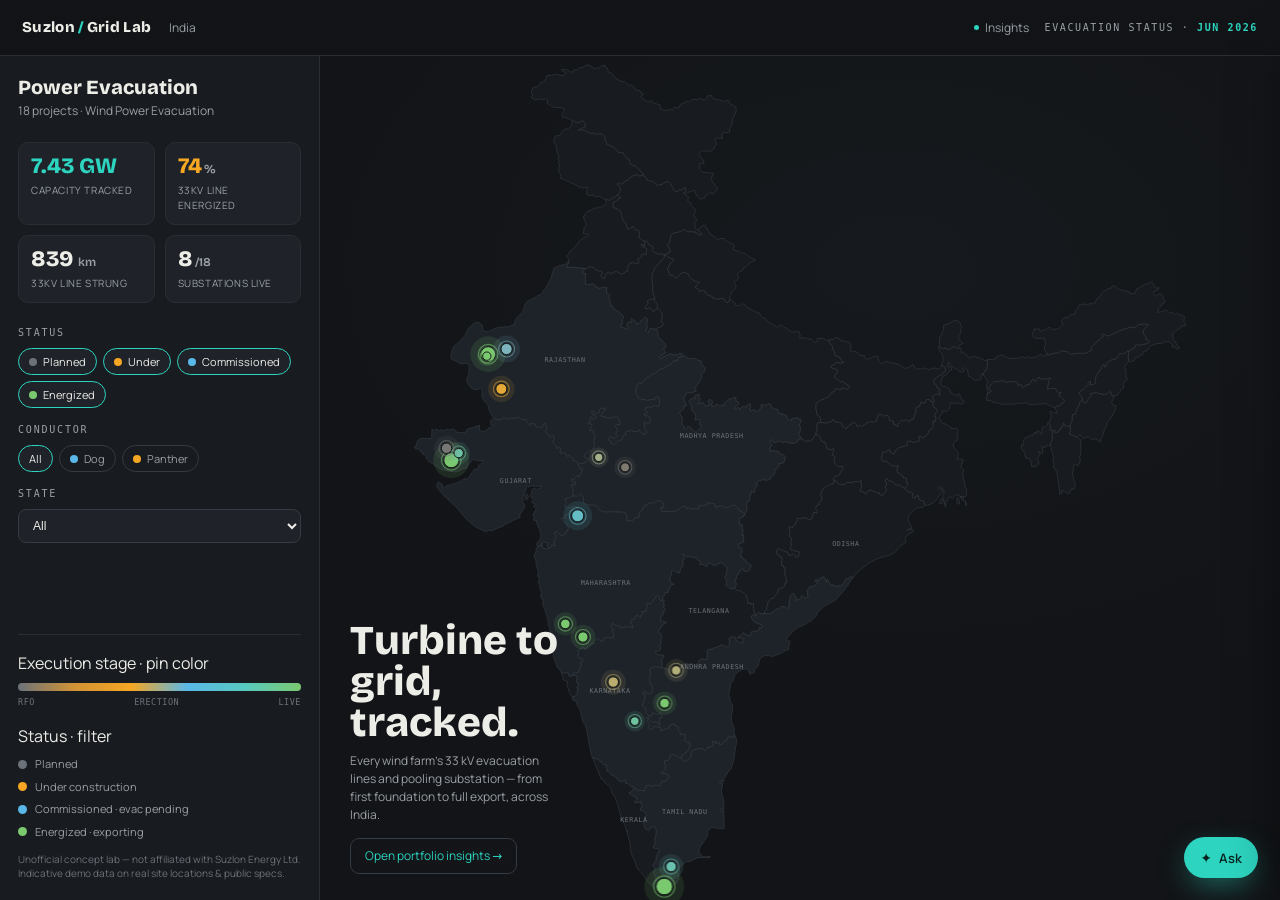
<file: index.html>
<!DOCTYPE html>
<html lang="en">
<head>
  <meta charset="UTF-8" />
  <meta name="viewport" content="width=device-width, initial-scale=1.0" />
  <title>Suzlon Grid Lab — Wind Power Evacuation Command Center</title>
  <meta name="description" content="Visual tracker for wind-farm 33kV power-evacuation build-out across India — Dog & Panther lines, pooling substations, and a 3D farm view. Unofficial concept lab." />
  <link rel="icon" href="data:image/svg+xml,%3Csvg xmlns='http://www.w3.org/2000/svg' viewBox='0 0 16 16'%3E%3Crect width='16' height='16' fill='%23121417'/%3E%3Ccircle cx='8' cy='8' r='4' fill='%232DD4BF'/%3E%3C/svg%3E" />
  <link rel="stylesheet" href="assets/css/styles.css?v=14" />
</head>
<body>
  <header id="topbar">
    <div class="wordmark">Suzlon / Grid Lab</div>
    <nav class="crumbs" id="crumbs"></nav>
    <div class="topbar-right">
      <a class="nav-link" id="nav-insights" onclick="App.go('#/insights')"><span class="nl-dot"></span>Insights</a>
      <span class="asof" id="asof"></span>
    </div>
  </header>

  <main id="app">
    <!-- LEVEL 1 — national map -->
    <section id="map-view" class="view">
      <aside class="map-sidebar"><!-- built by view-map.js --></aside>
      <div class="map-wrap">
        <svg id="india-svg" preserveAspectRatio="xMidYMid meet"></svg>
        <div class="map-flyout" id="map-flyout"></div>
        <div class="map-overlay-title">
          <h1>Turbine to grid, tracked.</h1>
          <p>Every wind farm's 33&nbsp;kV evacuation lines and pooling substation —
             from first foundation to full export, across India.</p>
          <a class="ov-link" onclick="App.go('#/insights')">Open portfolio insights →</a>
        </div>
      </div>
    </section>

    <!-- LEVEL 2 — project -->
    <section id="project-view" class="view">
      <div class="proj-stage">
        <svg id="schematic"></svg>
        <div class="stage-legend"></div>
        <div class="stage-cap"></div>
      </div>
      <aside class="proj-panel" id="proj-panel"><!-- built by view-project.js --></aside>
    </section>

    <!-- LEVEL 3 — 3D farm -->
    <section id="farm-view" class="view">
      <canvas id="gl"></canvas>
      <div class="hud hud-tl"><h3 id="farm-name"></h3><div class="sub" id="farm-sub"></div></div>
      <div class="hud hud-bl" id="farm-stats"></div>
      <div class="hud hud-br" id="farm-cap"></div>
      <div class="hud hud-tr" id="farm-nav"></div>
      <div class="farm-fallback" id="farm-fallback">
        <h3 style="font-family:var(--display);font-weight:800;font-size:22px">3D view needs WebGL</h3>
        <p>Your browser/device couldn't start a WebGL context. The map and project views
           work without it.</p>
        <button class="btn" onclick="App.go('#/')">← Back to India map</button>
      </div>
    </section>

    <!-- LEVEL 1b — portfolio insights / analytics -->
    <section id="insights-view" class="view">
      <div class="ins-scroll" id="ins-scroll"><!-- built by view-insights.js --></div>
    </section>
  </main>

  <!-- vendored, offline -->
  <script src="assets/vendor/three.min.js"></script>
  <script src="assets/vendor/GLTFLoader.js?v=14"></script>
  <script src="assets/vendor/anime.iife.min.js"></script>
  <!-- data -->
  <script src="assets/data/projects.js?v=14"></script>
  <script src="assets/data/india-geo.js?v=14"></script>
  <!-- engine + app (bump ?v= on every change-set so http.server never serves stale assets) -->
  <script src="assets/js/turbine.js?v=14"></script>
  <script src="assets/js/turbine3d.js?v=14"></script>
  <script src="assets/js/app.js?v=14"></script>
  <script src="assets/js/view-map.js?v=14"></script>
  <script src="assets/js/view-project.js?v=14"></script>
  <script src="assets/js/view-farm3d.js?v=14"></script>
  <script src="assets/js/view-insights.js?v=14"></script>
  <script src="assets/js/agent.js?v=14"></script>
</body>
</html>
</file>
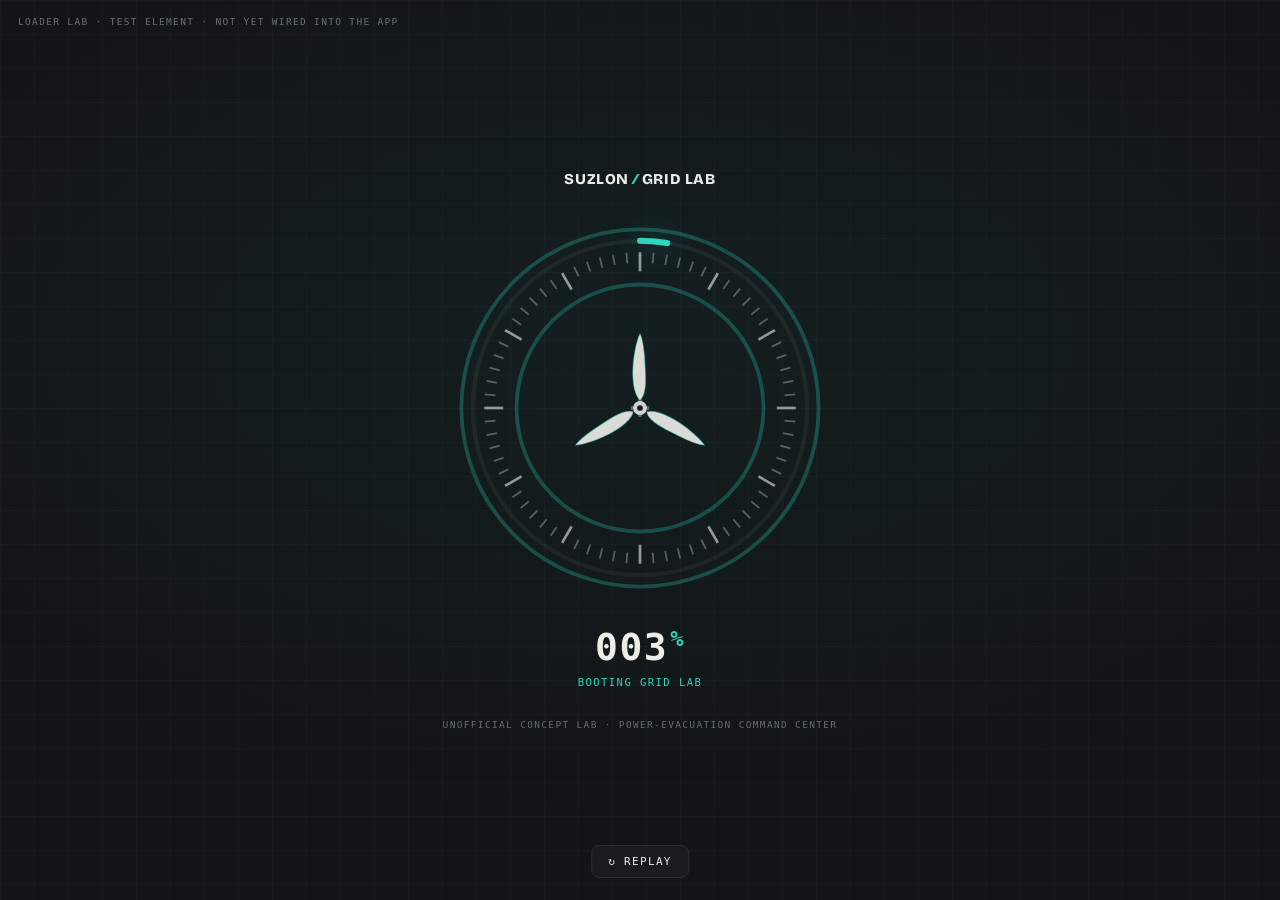
<file: loader-lab.html>
<!doctype html>
<html lang="en">
<head>
<meta charset="utf-8">
<meta name="viewport" content="width=device-width, initial-scale=1">
<title>Grid Lab — Loader Lab (test element)</title>
<meta name="description" content="Standalone test bench for the Grid Lab boot/loading animation — HUD ring + turbine rotor, anime.js-driven, styled after the Anatomy Lab.">
<link rel="icon" href="data:image/svg+xml,%3Csvg xmlns='http://www.w3.org/2000/svg' viewBox='0 0 16 16'%3E%3Crect width='16' height='16' fill='%23121417'/%3E%3Ccircle cx='8' cy='8' r='4' fill='%232DD4BF'/%3E%3C/svg%3E">
<style>
  @font-face { font-family:'Bricolage Grotesque'; src:url('assets/fonts/bricolage-600.woff2') format('woff2'); font-weight:600; font-display:swap; }
  @font-face { font-family:'Bricolage Grotesque'; src:url('assets/fonts/bricolage-800.woff2') format('woff2'); font-weight:800; font-display:swap; }
  @font-face { font-family:'Manrope'; src:url('assets/fonts/manrope-400.woff2') format('woff2'); font-weight:400; font-display:swap; }
  @font-face { font-family:'Manrope'; src:url('assets/fonts/manrope-600.woff2') format('woff2'); font-weight:600; font-display:swap; }

  :root{
    --ink:#121417; --ink-2:#181b1f; --bone:#EDEDE8; --dim:#9aa0a6; --dim-2:#6c727a;
    --line:#2A2E33; --teal:#2DD4BF; --amber:#F5A623;
    --mono:ui-monospace,'SF Mono',SFMono-Regular,Menlo,Consolas,monospace;
    --display:'Bricolage Grotesque',system-ui,sans-serif;
    --body:'Manrope',system-ui,sans-serif;
  }
  *{margin:0;padding:0;box-sizing:border-box;}
  html,body{height:100%;}
  body{
    background:var(--ink); color:var(--bone); font-family:var(--body);
    overflow:hidden; -webkit-font-smoothing:antialiased;
    /* faint blueprint grid + vignette, like the lab backdrops */
    background-image:
      radial-gradient(120% 90% at 50% 38%, rgba(45,212,191,0.05), transparent 60%),
      linear-gradient(rgba(255,255,255,0.018) 1px, transparent 1px),
      linear-gradient(90deg, rgba(255,255,255,0.018) 1px, transparent 1px);
    background-size: auto, 34px 34px, 34px 34px;
  }
  .mono{font-family:var(--mono); letter-spacing:.14em; text-transform:uppercase;}

  /* ---------- the boot/loading overlay (this is the deliverable) ---------- */
  #boot{
    position:fixed; inset:0; z-index:50;
    display:flex; flex-direction:column; align-items:center; justify-content:center; gap:30px;
    transition:opacity .6s ease, transform .6s ease;
  }
  #boot.gone{opacity:0; transform:scale(1.035); pointer-events:none;}

  .brand{font-family:var(--display); font-weight:800; font-size:15px; letter-spacing:.04em;}
  .brand .slash{color:var(--teal);}

  .stage{position:relative; width:380px; height:380px;}
  @media (max-width:460px){ .stage{width:300px; height:300px;} }

  svg.ring{position:absolute; inset:0; width:100%; height:100%; overflow:visible;}
  .ring-static{stroke:rgba(45,212,191,.28); fill:none; transition:stroke .45s ease;}
  .ring-static.cross{stroke:rgba(237,237,232,.35);}
  .tick{stroke:rgba(237,237,232,.34); opacity:0;}
  .tick.major{stroke:rgba(237,237,232,.6);}
  .arc-track{stroke:rgba(255,255,255,.05); fill:none;}
  .arc{stroke:var(--teal); fill:none; stroke-linecap:round; filter:drop-shadow(0 0 4px rgba(45,212,191,.55));}
  .stage.locked .ring-static{stroke:rgba(45,212,191,.7);}
  .flash{fill:none; stroke:var(--teal); opacity:0;}
  .stage.locked .flash{animation:flash .7s ease-out;}
  @keyframes flash{0%{opacity:.5; stroke-width:.4;} 100%{opacity:0; stroke-width:6;}}

  /* rotor — three aerofoil blades, continuous spin */
  .rotor{
    position:absolute; top:50%; left:50%; width:158px; height:158px; margin:-79px 0 0 -79px;
    transform-origin:50% 50%; animation:spin 3.4s linear infinite; opacity:0;
  }
  .stage.locked .rotor{animation-duration:1.1s;}
  @keyframes spin{to{transform:rotate(360deg);}}
  .blade{fill:rgba(237,237,232,.92); stroke:var(--teal); stroke-width:.6; stroke-opacity:.5;}
  .hub{fill:#cfd2d6;} .hub-i{fill:var(--ink-2);}

  .readout{display:flex; flex-direction:column; align-items:center; gap:10px; opacity:0;}
  .pct{font-family:var(--mono); font-size:38px; font-weight:600; letter-spacing:.04em; color:var(--bone); line-height:1;}
  .pct .s{color:var(--teal); font-size:22px; vertical-align:super; margin-left:2px;}
  .status{font-size:10.5px; color:var(--teal); min-height:13px;}
  .tagline{font-size:9.5px; color:var(--dim-2); opacity:0;}

  /* ---------- what the loader reveals (so the dismiss reads) ---------- */
  #ready{position:fixed; inset:0; z-index:10; display:flex; flex-direction:column; align-items:center; justify-content:center; gap:14px;}
  #ready .big{font-family:var(--display); font-weight:800; font-size:clamp(34px,7vw,72px); letter-spacing:-.02em;}
  #ready .big em{color:var(--teal); font-style:normal;}
  #ready .sub{color:var(--dim); font-size:14px; max-width:440px; text-align:center;}

  .controls{position:fixed; bottom:22px; left:50%; transform:translateX(-50%); z-index:80; display:flex; gap:10px; align-items:center;}
  .btn{
    font-family:var(--mono); font-size:11px; letter-spacing:.12em; text-transform:uppercase;
    color:var(--bone); background:var(--ink-2); border:1px solid var(--line);
    padding:9px 16px; border-radius:8px; cursor:pointer; transition:border-color .15s, color .15s;
  }
  .btn:hover{border-color:var(--teal); color:var(--teal);}
  .note{position:fixed; top:16px; left:18px; z-index:80; font-size:9.5px; color:var(--dim-2);}
</style>
</head>
<body>

  <div class="note mono">Loader Lab · test element · not yet wired into the app</div>

  <!-- revealed underneath when the loader finishes -->
  <section id="ready">
    <div class="big">Grid <em>ready.</em></div>
    <div class="sub">The boot sequence above covers the heavy first paint — vendored three.js, the India basemap projection, and the 3D farm scene build.</div>
  </section>

  <!-- THE LOADER -->
  <div id="boot">
    <div class="brand">SUZLON <span class="slash">⁄</span> GRID LAB</div>

    <div class="stage" id="stage">
      <svg class="ring" viewBox="0 0 100 100" aria-hidden="true">
        <circle class="ring-static" cx="50" cy="50" r="47"/>
        <circle class="ring-static" cx="50" cy="50" r="32.5"/>
        <path class="ring-static cross" d="M47.6 50 H52.4 M50 47.6 V52.4"/>
        <circle class="arc-track" cx="50" cy="50" r="44" stroke-width="1.1"/>
        <circle class="arc" id="arc" cx="50" cy="50" r="44" stroke-width="1.6" transform="rotate(-90 50 50)"/>
        <circle class="flash" cx="50" cy="50" r="44"/>
        <g id="ticks"></g>
      </svg>

      <svg class="rotor" id="rotor" viewBox="0 0 100 100" aria-hidden="true">
        <g id="blades"></g>
        <circle class="hub" cx="50" cy="50" r="4.4"/>
        <circle class="hub-i" cx="50" cy="50" r="1.8"/>
      </svg>
    </div>

    <div class="readout" id="readout">
      <div class="pct"><span id="pctNum">000</span><span class="s">%</span></div>
      <div class="status mono" id="status">BOOTING GRID LAB</div>
    </div>

    <div class="tagline mono" id="tagline">Unofficial concept lab · power-evacuation command center</div>
  </div>

  <div class="controls">
    <button class="btn" id="replay">↻ Replay</button>
  </div>

  <script src="assets/vendor/anime.iife.min.js"></script>
  <script>
  (function(){
    "use strict";
    var anime = window.anime;
    var stage = document.getElementById('stage');
    var boot  = document.getElementById('boot');
    var arc   = document.getElementById('arc');
    var pctNum= document.getElementById('pctNum');
    var statusEl = document.getElementById('status');

    /* ---- build the rotor: 3 aerofoil blade silhouettes at 0/120/240 ---- */
    var BLADE = 'M50 45 C45.6 41,44 28,47 13 C47.8 8.6,49 5,50 3 C51 5,52.2 9.4,52.8 17 C53.4 28,55 41,50 45 Z';
    (function(){
      var g = document.getElementById('blades'), ns='http://www.w3.org/2000/svg';
      for(var i=0;i<3;i++){
        var p=document.createElementNS(ns,'path');
        p.setAttribute('class','blade');
        p.setAttribute('d',BLADE);
        p.setAttribute('transform','rotate('+(i*120)+' 50 50)');
        g.appendChild(p);
      }
    })();

    /* ---- build the tick ring (72 ticks, every 6th major) ---- */
    (function(){
      var g=document.getElementById('ticks'), ns='http://www.w3.org/2000/svg', N=72;
      for(var i=0;i<N;i++){
        var a=i*(Math.PI*2/N), major=(i%6===0);
        var ro=41, ri=major?36:38.2;
        var s=Math.sin(a), c=Math.cos(a);
        var ln=document.createElementNS(ns,'line');
        ln.setAttribute('class', major?'tick major':'tick');
        ln.setAttribute('x1',(50+ro*s).toFixed(2)); ln.setAttribute('y1',(50-ro*c).toFixed(2));
        ln.setAttribute('x2',(50+ri*s).toFixed(2)); ln.setAttribute('y2',(50-ri*c).toFixed(2));
        ln.setAttribute('stroke-width', major?'0.7':'0.45');
        g.appendChild(ln);
      }
    })();

    /* ---- progress arc setup ---- */
    var R=44, C=2*Math.PI*R;
    arc.style.strokeDasharray = C;
    function setArc(p){ arc.style.strokeDashoffset = C*(1 - p/100); }

    var STEPS=[
      [0,  'BOOTING GRID LAB'],
      [18, 'LOADING EVACUATION NETWORK'],
      [40, 'PROJECTING INDIA BASEMAP'],
      [62, 'BUILDING 3D FARM'],
      [83, 'SYNCING DOG ⁄ PANTHER CONDUCTORS'],
      [100,'GRID READY']
    ];
    function setStatus(p){
      var msg=STEPS[0][1];
      for(var i=0;i<STEPS.length;i++){ if(p>=STEPS[i][0]) msg=STEPS[i][1]; }
      if(statusEl.textContent!==msg) statusEl.textContent=msg;
    }
    function setPct(p){ pctNum.textContent = String(Math.round(p)).padStart(3,'0'); }

    function reset(){
      boot.classList.remove('gone'); stage.classList.remove('locked');
      setArc(0); setPct(0); setStatus(0);
      // hide everything for a clean re-intro
      document.querySelectorAll('.ring-static, .tick').forEach(function(e){ e.style.opacity=0; });
      [document.getElementById('rotor'), document.getElementById('readout'), document.getElementById('tagline')]
        .forEach(function(e){ e.style.opacity=0; });
      document.getElementById('ready').style.opacity=0;
    }

    function play(){
      reset();
      /* intro choreography — straight out of the Anatomy Lab playbook */
      anime.animate('.ring-static', { opacity:[0,1], duration:700, delay:anime.stagger(120), ease:'outQuad' });
      anime.animate('.tick',        { opacity:[0,1], duration:450, delay:anime.stagger(6),   ease:'outQuad' });
      anime.animate('#rotor',   { opacity:[0,1], scale:[0.62,1], duration:900, ease:'outCubic' });
      anime.animate('#readout', { opacity:[0,1], translateY:[14,0], duration:700, delay:200, ease:'outCubic' });
      anime.animate('#tagline', { opacity:[0,1], duration:700, delay:520, ease:'outQuad' });

      /* progress — numeric proxy + onUpdate, the project's confirmed pattern */
      var o={v:0};
      anime.animate(o, {
        v:100, duration:3100, delay:340, ease:'inOutQuart',
        onUpdate:function(){ setPct(o.v); setArc(o.v); setStatus(o.v); },
        onComplete:finish
      });
    }

    function finish(){
      setPct(100); setArc(100); setStatus(100);
      stage.classList.add('locked');                 // teal lock + flash + rotor spin-up (CSS)
      setTimeout(function(){
        anime.animate('#ready', { opacity:[0,1], translateY:[12,0], duration:700, ease:'outCubic' });
        boot.classList.add('gone');
      }, 650);
    }

    document.getElementById('replay').addEventListener('click', play);
    // expose for screenshot/verification harnesses
    window.__loader = { play:play, finish:finish, reset:reset };
    play();
  })();
  </script>
</body>
</html>
</file>
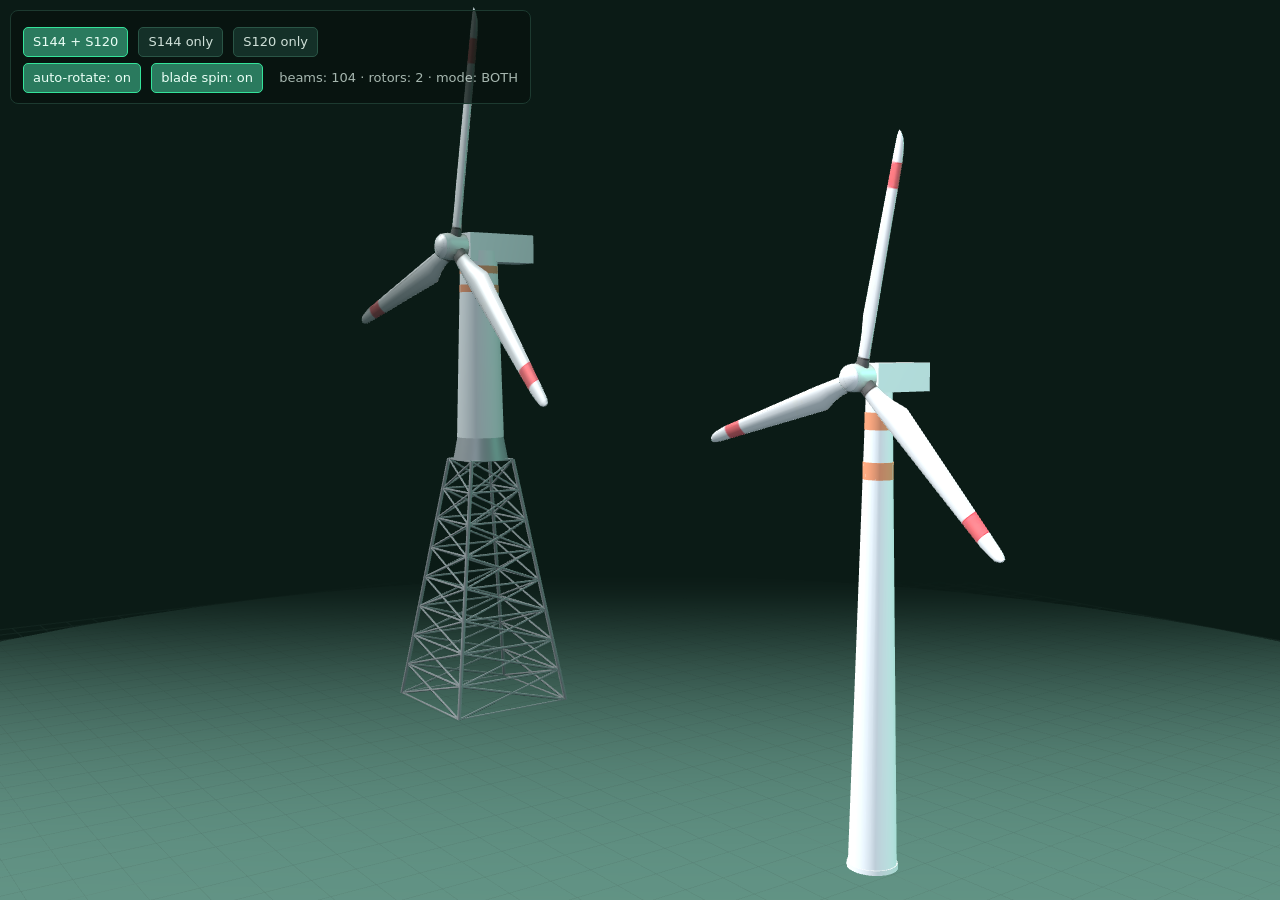
<file: turbine-lab.html>
<!DOCTYPE html>
<html lang="en">
<head>
  <meta charset="utf-8" />
  <meta name="viewport" content="width=device-width, initial-scale=1" />
  <title>Suzlon Turbine Lab — S144 / S120 candidate</title>
  <style>
    html, body { margin:0; padding:0; width:100%; height:100%; overflow:hidden;
      background:#0b1b16; font:13px/1.4 system-ui, sans-serif; color:#cfe0d8; }
    #stage { display:block; width:100vw; height:100vh; }
    #hud { position:fixed; top:10px; left:10px; z-index:5; background:rgba(8,18,15,.72);
      padding:10px 12px; border:1px solid #1d3a30; border-radius:8px; }
    #hud button { font:inherit; color:#cfe0d8; background:#143028; border:1px solid #2a5546;
      border-radius:5px; padding:5px 9px; margin-right:6px; cursor:pointer; }
    #hud button.on { background:#2a7a5e; border-color:#34e39a; color:#eafff6; }
    #hud label { margin-left:6px; opacity:.8; }
    #hud .row { margin-top:6px; }
  </style>
</head>
<body>
  <canvas id="stage"></canvas>
  <div id="hud">
    <div class="row">
      <button id="bBoth" class="on">S144 + S120</button>
      <button id="bS144">S144 only</button>
      <button id="bS120">S120 only</button>
    </div>
    <div class="row">
      <button id="bRotate" class="on">auto-rotate: on</button>
      <button id="bSpin" class="on">blade spin: on</button>
      <label id="info"></label>
    </div>
  </div>
  <script src="./assets/vendor/three.min.js"></script>
  <script src="./assets/vendor/GLTFLoader.js"></script>
  <script src="./assets/js/turbine-lab.js"></script>
</body>
</html>
</file>
<file: assets/css/styles.css>
/* ============ Suzlon Grid Lab — evacuation command center ============ */

@font-face { font-family: 'Bricolage Grotesque'; src: url('../fonts/bricolage-600.woff2') format('woff2'); font-weight: 600; font-display: swap; }
@font-face { font-family: 'Bricolage Grotesque'; src: url('../fonts/bricolage-800.woff2') format('woff2'); font-weight: 800; font-display: swap; }
@font-face { font-family: 'Manrope'; src: url('../fonts/manrope-400.woff2') format('woff2'); font-weight: 400; font-display: swap; }
@font-face { font-family: 'Manrope'; src: url('../fonts/manrope-600.woff2') format('woff2'); font-weight: 600; font-display: swap; }

:root {
  --ink: #121417;
  --ink-2: #181b1f;
  --ink-3: #1f2329;
  --bone: #EDEDE8;
  --dim: #9aa0a6;
  --dim-2: #6c727a;
  --line: #2A2E33;
  --line-2: #353b42;
  --teal: #2DD4BF;
  --green: #7BC96F;
  --sky: #5AB8E8;
  --amber: #F5A623;
  --red: #e8694a;
  --mono: ui-monospace, 'SF Mono', SFMono-Regular, Menlo, Consolas, monospace;
  --display: 'Bricolage Grotesque', system-ui, sans-serif;
  --body: 'Manrope', system-ui, sans-serif;

  --st-planned: #6c727a;
  --st-construction: #F5A623;
  --st-commissioned: #5AB8E8;
  --st-energized: #7BC96F;

  --c-dog: #5AB8E8;
  --c-panther: #F5A623;
}

* { margin: 0; padding: 0; box-sizing: border-box; }
html, body { height: 100%; }
body {
  background: var(--ink);
  color: var(--bone);
  font-family: var(--body);
  line-height: 1.5;
  overflow: hidden;
  -webkit-font-smoothing: antialiased;
}
.mono { font-family: var(--mono); letter-spacing: 0.06em; }
button { font-family: var(--body); cursor: pointer; }
a { color: inherit; }

/* ---------------- top bar ---------------- */
#topbar {
  position: fixed; inset: 0 0 auto 0; z-index: 60; height: 56px;
  display: flex; align-items: center; gap: 18px;
  padding: 0 22px;
  background: linear-gradient(180deg, rgba(18,20,23,0.96), rgba(18,20,23,0.7));
  border-bottom: 1px solid var(--line);
  backdrop-filter: blur(6px);
}
.wordmark { font-family: var(--display); font-weight: 800; font-size: 15px; letter-spacing: 0.02em; white-space: nowrap; }
.wordmark .slash { color: var(--teal); }
.crumbs { display: flex; align-items: center; gap: 10px; font-size: 12px; color: var(--dim); }
.crumbs .sep { color: var(--dim-2); }
.crumbs a { cursor: pointer; text-decoration: none; color: var(--dim); transition: color .15s; }
.crumbs a:hover { color: var(--teal); }
.crumbs .here { color: var(--bone); }
.topbar-right { margin-left: auto; display: flex; align-items: center; gap: 16px; }
.asof { font-family: var(--mono); font-size: 10px; letter-spacing: 0.16em; color: var(--dim); text-transform: uppercase; }
.asof b { color: var(--teal); font-weight: 600; }

/* ---------------- view shell ---------------- */
#app { position: fixed; inset: 56px 0 0 0; }
.view { position: absolute; inset: 0; opacity: 0; pointer-events: none; transition: opacity .35s ease; }
.view.active { opacity: 1; pointer-events: auto; }

/* ---------------- LEVEL 1 — national map ---------------- */
#map-view { display: grid; grid-template-columns: 320px 1fr; }
.map-sidebar {
  border-right: 1px solid var(--line);
  background: var(--ink-2);
  padding: 20px 18px; overflow-y: auto;
  display: flex; flex-direction: column; gap: 22px;
}
.side-title { font-family: var(--display); font-weight: 800; font-size: 20px; line-height: 1.1; }
.side-sub { font-size: 12px; color: var(--dim); margin-top: 4px; }

.kpi-grid { display: grid; grid-template-columns: 1fr 1fr; gap: 10px; }
.kpi { background: var(--ink-3); border: 1px solid var(--line); border-radius: 10px; padding: 12px 12px 11px; }
.kpi .v { font-family: var(--display); font-weight: 800; font-size: 22px; line-height: 1; }
.kpi .v small { font-size: 12px; color: var(--dim); font-weight: 600; margin-left: 2px; }
.kpi .l { font-size: 10px; color: var(--dim); margin-top: 6px; text-transform: uppercase; letter-spacing: 0.06em; }
.kpi.teal .v { color: var(--teal); }
.kpi.amber .v { color: var(--amber); }

.filters { display: flex; flex-direction: column; gap: 14px; }
.filter-block .fl-title { font-family: var(--mono); font-size: 10px; letter-spacing: 0.18em; color: var(--dim); text-transform: uppercase; margin-bottom: 8px; }
.chips { display: flex; flex-wrap: wrap; gap: 6px; }
.chip {
  font-size: 11px; padding: 5px 10px; border-radius: 20px;
  border: 1px solid var(--line-2); background: transparent; color: var(--dim);
  transition: all .15s; display: inline-flex; align-items: center; gap: 6px;
}
.chip:hover { color: var(--bone); border-color: var(--dim); }
.chip.on { background: var(--ink-3); color: var(--bone); border-color: var(--teal); }
.chip .dot { width: 8px; height: 8px; border-radius: 50%; }
select.fl-select {
  width: 100%; background: var(--ink-3); color: var(--bone); border: 1px solid var(--line-2);
  border-radius: 8px; padding: 8px 10px; font-size: 12px;
}
.legend { margin-top: auto; padding-top: 16px; border-top: 1px solid var(--line); }
.legend .lg-row { display: flex; align-items: center; gap: 8px; font-size: 11px; color: var(--dim); margin-bottom: 6px; }
.legend .lg-row .dot { width: 9px; height: 9px; border-radius: 50%; }
.disclaimer { font-size: 10px; color: var(--dim-2); margin-top: 12px; line-height: 1.4; }

.map-wrap { position: relative; overflow: hidden; background:
  radial-gradient(120% 90% at 60% 25%, #16191d 0%, var(--ink) 60%); }
#india-svg { position: absolute; inset: 0; width: 100%; height: 100%; }
#india-svg .state { fill: var(--ink-2); stroke: var(--line-2); stroke-width: 0.8; transition: fill .2s; }
#india-svg .state.has-proj { fill: #1d2329; }
#india-svg .state-label { fill: var(--dim-2); font-family: var(--mono); font-size: 8.5px; letter-spacing: 0.08em; text-anchor: middle; pointer-events: none; text-transform: uppercase; }
#india-svg .line-link { stroke: var(--line-2); stroke-width: 1; opacity: 0.4; fill: none; }

.pin { cursor: pointer; }
.pin .halo { fill: currentColor; opacity: 0.12; transition: opacity .2s; }
.pin .core { fill: currentColor; stroke: #0e1012; stroke-width: 1.2; }
.pin .ring { fill: none; stroke: currentColor; stroke-width: 1.4; opacity: 0.55; }
.pin:hover .halo { opacity: 0.28; }
.pin.dim { opacity: 0.18; }
.pin.pulse .halo { animation: pulse 2.4s ease-out infinite; }
@keyframes pulse { 0%{opacity:.28; r: var(--r0);} 70%{opacity:0;} 100%{opacity:0;} }

.map-flyout {
  position: absolute; pointer-events: none; z-index: 10;
  width: 248px; background: rgba(20,23,27,0.97); border: 1px solid var(--line-2);
  border-radius: 12px; padding: 14px 15px; box-shadow: 0 18px 50px rgba(0,0,0,0.5);
  opacity: 0; transform: translateY(4px); transition: opacity .15s, transform .15s;
}
.map-flyout.show { opacity: 1; transform: translateY(0); }
.map-flyout .fo-name { font-family: var(--display); font-weight: 800; font-size: 16px; line-height: 1.1; }
.map-flyout .fo-loc { font-size: 11px; color: var(--dim); margin-top: 2px; }
.map-flyout .fo-stat { display: flex; gap: 14px; margin-top: 12px; }
.map-flyout .fo-stat .s .v { font-family: var(--display); font-weight: 800; font-size: 17px; }
.map-flyout .fo-stat .s .l { font-size: 9px; color: var(--dim); text-transform: uppercase; letter-spacing: 0.06em; }
.map-flyout .fo-bar { margin-top: 12px; }
.fo-status { display: inline-flex; align-items: center; gap: 6px; font-size: 10px; letter-spacing: 0.08em; text-transform: uppercase; font-family: var(--mono); }
.fo-status .dot { width: 8px; height: 8px; border-radius: 50%; }
.fo-hint { font-size: 10px; color: var(--teal); margin-top: 12px; }

.map-overlay-title { position: absolute; left: 30px; bottom: 26px; pointer-events: none; }
.map-overlay-title h1 { font-family: var(--display); font-weight: 800; font-size: clamp(1.8rem, 3.2vw, 2.8rem); line-height: 1; max-width: 9ch; }
.map-overlay-title p { font-size: 12px; color: var(--dim); margin-top: 8px; max-width: 30ch; }

/* progress bar (shared) */
.bar { height: 6px; border-radius: 4px; background: var(--ink-3); overflow: hidden; position: relative; }
.bar > i { position: absolute; inset: 0 auto 0 0; display: block; border-radius: 4px; width: 0; }
.bar-label { display: flex; justify-content: space-between; font-size: 10px; color: var(--dim); margin-bottom: 5px; text-transform: uppercase; letter-spacing: 0.05em; }
.bar-label b { color: var(--bone); font-family: var(--mono); }

/* ---------------- LEVEL 2 — project ---------------- */
#project-view { display: grid; grid-template-columns: 1fr 380px; }
.proj-stage { position: relative; overflow: hidden; background:
  radial-gradient(110% 80% at 50% 0%, #16191d 0%, var(--ink) 70%); }
#schematic { position: absolute; top: 0; left: 0; width: 100%; height: calc(100% - 84px); }
#schematic .feeder { fill: none; stroke-linecap: round; stroke-linejoin: round; }
#schematic .feeder.dog { stroke: var(--c-dog); }
#schematic .feeder.panther { stroke: var(--c-panther); }
#schematic .feeder.ghost { opacity: 0.18; stroke-dasharray: 3 5; }
#schematic .turbine-mark .post { stroke: var(--dim); stroke-width: 1.2; }
#schematic .turbine-mark .blade { stroke: var(--bone); stroke-width: 1.2; fill: none; }
#schematic .turbine-mark.off .post, #schematic .turbine-mark.off .blade { stroke: var(--dim-2); opacity: 0.5; }
#schematic .sub-node rect { fill: var(--ink-3); stroke: var(--teal); stroke-width: 1.5; }
#schematic .sub-node text { fill: var(--teal); font-family: var(--mono); font-size: 9px; text-anchor: middle; letter-spacing: 0.05em; }
#schematic .sub-glow { fill: var(--teal); opacity: 0.1; }
.proj-stage .stage-legend { position: absolute; left: 24px; top: 20px; display: flex; gap: 18px; font-size: 11px; color: var(--dim); }
.proj-stage .stage-legend .k { display: flex; align-items: center; gap: 7px; }
.proj-stage .stage-legend .k i { width: 16px; height: 3px; border-radius: 2px; display: inline-block; }
.proj-stage .stage-cap { position: absolute; right: 24px; top: 22px; font-family: var(--mono); font-size: 10px; color: var(--dim-2); letter-spacing: 0.1em; }

.proj-panel { border-left: 1px solid var(--line); background: var(--ink-2); padding: 24px 22px; overflow-y: auto; display: flex; flex-direction: column; gap: 20px; }
.proj-panel .ph-status { display: inline-flex; align-items: center; gap: 7px; font-family: var(--mono); font-size: 11px; letter-spacing: 0.12em; text-transform: uppercase; }
.proj-panel .ph-status .dot { width: 9px; height: 9px; border-radius: 50%; }
.proj-panel h2 { font-family: var(--display); font-weight: 800; font-size: 27px; line-height: 1.05; margin-top: 8px; }
.proj-panel .ph-loc { font-size: 13px; color: var(--dim); margin-top: 4px; }

.spec-row { display: grid; grid-template-columns: 1fr 1fr 1fr; gap: 10px; }
.spec { background: var(--ink-3); border: 1px solid var(--line); border-radius: 9px; padding: 11px; }
.spec .v { font-family: var(--display); font-weight: 800; font-size: 19px; line-height: 1; }
.spec .v small { font-size: 11px; color: var(--dim); font-weight: 600; }
.spec .l { font-size: 9.5px; color: var(--dim); margin-top: 6px; text-transform: uppercase; letter-spacing: 0.06em; }

.section-title { font-family: var(--mono); font-size: 10px; letter-spacing: 0.18em; color: var(--dim); text-transform: uppercase; margin-bottom: 2px; }
.line-item { padding: 12px 0; border-bottom: 1px solid var(--line); }
.line-item:last-child { border-bottom: 0; }
.line-head { display: flex; align-items: center; justify-content: space-between; margin-bottom: 9px; }
.line-head .lh-name { display: flex; align-items: center; gap: 8px; font-weight: 600; font-size: 13px; }
.line-head .lh-name i { width: 14px; height: 4px; border-radius: 2px; }
.line-head .lh-km { font-family: var(--mono); font-size: 11px; color: var(--dim); }
.cond-tag { font-size: 9px; color: var(--dim-2); margin-top: 7px; line-height: 1.4; }

.sub-card { background: var(--ink-3); border: 1px solid var(--line); border-radius: 10px; padding: 14px; }
.sub-card .sc-top { display: flex; justify-content: space-between; align-items: flex-start; }
.sub-card .sc-name { font-weight: 600; font-size: 13px; }
.sub-card .sc-type { font-family: var(--mono); font-size: 10px; color: var(--dim); margin-top: 3px; }

.btn { border: 1px solid var(--line-2); background: var(--ink-3); color: var(--bone); border-radius: 9px; padding: 11px 16px; font-size: 13px; font-weight: 600; transition: all .15s; display: inline-flex; align-items: center; justify-content: center; gap: 9px; }
.btn:hover { border-color: var(--dim); }
.btn-primary { background: var(--teal); color: #06231f; border-color: var(--teal); }
.btn-primary:hover { background: #4ee0cd; }
.btn-block { width: 100%; }
.btn .ar { font-size: 15px; }

/* ---------------- LEVEL 3 — 3D farm ---------------- */
#farm-view { background: #0b0e11; }
#gl { position: absolute; inset: 0; width: 100%; height: 100%; display: block; }
.hud { position: absolute; pointer-events: none; }
.hud-tl { left: 24px; top: 20px; }
.hud-tl h3 { font-family: var(--display); font-weight: 800; font-size: 22px; }
.hud-tl .sub { font-size: 12px; color: var(--dim); margin-top: 3px; }
.hud-bl { left: 24px; bottom: 22px; display: flex; gap: 22px; }
.hud-bl .h { font-family: var(--display); font-weight: 800; font-size: 20px; color: var(--teal); }
.hud-bl .l { font-size: 10px; color: var(--dim); text-transform: uppercase; letter-spacing: 0.06em; margin-top: 2px; }
.hud-br { right: 24px; bottom: 22px; font-family: var(--mono); font-size: 10px; color: var(--dim-2); letter-spacing: 0.1em; text-align: right; }
.hud-tr { right: 24px; top: 18px; pointer-events: auto; display: flex; gap: 8px; }
.farm-fallback { position: absolute; inset: 0; display: none; align-items: center; justify-content: center; flex-direction: column; gap: 14px; text-align: center; padding: 40px; }
.farm-fallback p { color: var(--dim); max-width: 420px; }

/* ---------------- misc ---------------- */
.iconbtn { pointer-events: auto; border: 1px solid var(--line-2); background: rgba(20,23,27,0.8); color: var(--bone); border-radius: 8px; padding: 8px 12px; font-size: 12px; }
.iconbtn:hover { border-color: var(--teal); color: var(--teal); }
.spin { display:inline-block; }
@media (prefers-reduced-motion: reduce) { * { animation: none !important; transition: none !important; } }

/* responsive-ish (desktop-first concept lab) */
@media (max-width: 1080px) {
  #map-view { grid-template-columns: 280px 1fr; }
  #project-view { grid-template-columns: 1fr 340px; }
}

/* ===================== v2 — stage / flow / 3D HUD / agent ===================== */

/* ---- map: stage ramp legend + flyout histogram + conductor pulse ---- */
.stage-ramp i { display: block; height: 8px; border-radius: 5px;
  background: linear-gradient(90deg, #6c727a, #d29335, #F5A623, #5AB8E8, #57c9c0, #7BC96F); }
.stage-ramp .sr-lab { display: flex; justify-content: space-between; margin-top: 5px;
  font-family: var(--mono); font-size: 8.5px; letter-spacing: 0.06em; color: var(--dim-2); text-transform: uppercase; }

.fo-hist-wrap { margin-top: 12px; }
.fo-hist-lab { font-size: 9px; color: var(--dim); text-transform: uppercase; letter-spacing: 0.06em; margin-bottom: 6px; }
.fo-hist { display: flex; align-items: flex-end; gap: 3px; height: 26px; }
.fo-hist .sh { flex: 1; border-radius: 2px 2px 0 0; min-height: 3px; }

.pin.cond-pulse .ring { stroke: var(--cond); animation: condpulse 1.5s ease-out infinite; }
@keyframes condpulse { 0% { stroke-width: 1.4; opacity: 0.9; } 70% { stroke-width: 5; opacity: 0; } 100% { opacity: 0; } }

/* ---- project: continuous current-flow on energized feeders ---- */
#schematic .feeder.flow { stroke-linecap: butt; }
#schematic .feeder.dog.flow { stroke-dasharray: 5 7; animation: flowdog 0.6s linear infinite; }
#schematic .feeder.panther.flow { stroke-width: 3; stroke-dasharray: 12 10; animation: flowpan 1.5s linear infinite; }
@keyframes flowdog { from { stroke-dashoffset: 0; } to { stroke-dashoffset: -24; } }
@keyframes flowpan { from { stroke-dashoffset: 0; } to { stroke-dashoffset: 22; } }
#schematic .site-node { stroke: #0e1012; stroke-width: 0.8; }
.proj-stage .stage-legend .k.flow-key i { background: linear-gradient(90deg, var(--c-panther), var(--c-dog)); }

/* ---- project: 7-step EPC pipeline tracker ---- */
.pipeline-tracker { position: absolute; left: 0; right: 0; bottom: 0; height: 84px;
  display: flex; flex-direction: column; align-items: center; justify-content: center; gap: 8px;
  background: linear-gradient(180deg, rgba(24,27,31,0) 0%, var(--ink-2) 44%);
  border-top: 1px solid var(--line); pointer-events: none; }
.pl-title { font-family: var(--mono); font-size: 9px; letter-spacing: 0.18em; text-transform: uppercase; color: var(--dim); }
.pl-row { display: flex; align-items: flex-start; }
.pl-step { position: relative; display: flex; flex-direction: column; align-items: center; gap: 5px; width: 64px; }
.pl-step::before { content: ""; position: absolute; top: 6px; left: -50%; width: 100%; height: 2px; background: var(--line-2); z-index: 0; }
.pl-step:first-child::before { display: none; }
.pl-dot { width: 13px; height: 13px; border-radius: 50%; background: var(--ink-3); border: 2px solid var(--line-2); z-index: 1; }
.pl-step.on .pl-dot { background: var(--c); border-color: var(--c); box-shadow: 0 0 11px -1px var(--c); }
.pl-n { font-family: var(--display); font-weight: 800; font-size: 15px; line-height: 1; color: var(--dim-2); }
.pl-step.on .pl-n { color: var(--bone); }
.pl-lab { font-size: 9px; color: var(--dim-2); text-transform: uppercase; letter-spacing: 0.03em; }
.pl-step.on .pl-lab { color: var(--dim); }

/* WTG badge (turbine type, shown before entering 3D) */
.wtg-badge { display: flex; align-items: center; gap: 12px; background: var(--ink-3); border: 1px solid var(--line); border-radius: 11px; padding: 11px 13px; }
.wtg-badge .wtg-id { font-family: var(--display); font-weight: 800; font-size: 21px; color: var(--teal); flex: none; }
.wtg-badge .wtg-meta { font-size: 11.5px; color: var(--dim); line-height: 1.45; }
.wtg-badge .wtg-meta b { color: var(--bone); font-weight: 700; }
.wtg-badge .wtg-sub { font-size: 10px; color: var(--dim-2); margin-top: 2px; }

/* ---- 3D farm: HUD legibility on the bright desert + legend + inspect ---- */
#farm-view .hud-tl, #farm-view .hud-bl { background: rgba(12,14,17,0.5); border: 1px solid rgba(255,255,255,0.07);
  border-radius: 12px; padding: 11px 15px; backdrop-filter: blur(5px); }
#farm-view .hud-br { right: 22px; bottom: 74px; max-width: 320px; text-align: right; background: rgba(12,14,17,0.5); border-radius: 9px; padding: 7px 11px; backdrop-filter: blur(4px); }
.farm-legend { left: 50%; transform: translateX(-50%); bottom: 18px; display: flex; align-items: center; gap: 11px;
  background: rgba(12,14,17,0.55); border: 1px solid rgba(255,255,255,0.08); border-radius: 20px; padding: 7px 15px; backdrop-filter: blur(5px); }
.farm-legend .lg-title { font-family: var(--mono); font-size: 9px; letter-spacing: 0.14em; text-transform: uppercase; color: var(--dim); }
.farm-legend .lg { display: inline-flex; align-items: center; gap: 5px; font-size: 10px; color: var(--bone); }
.farm-legend .lg .dot { width: 9px; height: 9px; border-radius: 50%; }
.farm-legend .lg-shown { font-family: var(--mono); font-size: 9.5px; color: var(--dim); padding-left: 9px; margin-left: 3px; border-left: 1px solid var(--line-2); }

.farm-inspect { position: absolute; right: 24px; top: 76px; width: 232px; pointer-events: none; opacity: 0; transform: translateY(-6px);
  background: rgba(12,14,17,0.82); border: 1px solid var(--line-2); border-radius: 12px; padding: 14px 15px;
  backdrop-filter: blur(8px); box-shadow: 0 16px 40px rgba(0,0,0,0.45); transition: opacity 0.18s, transform 0.18s; }
.farm-inspect.show { opacity: 1; transform: translateY(0); pointer-events: auto; }
.farm-inspect .ti-top { display: flex; justify-content: space-between; align-items: center; }
.farm-inspect .ti-top b { font-family: var(--display); font-weight: 800; font-size: 16px; }
.farm-inspect .ti-x { cursor: pointer; color: var(--dim); font-size: 13px; }
.farm-inspect .ti-x:hover { color: var(--bone); }
.farm-inspect .ti-model { font-family: var(--mono); font-size: 10px; color: var(--dim); margin-top: 3px; letter-spacing: 0.03em; }
.farm-inspect .ti-stage { display: flex; align-items: center; gap: 7px; font-size: 12px; font-weight: 600; margin-top: 11px; }
.farm-inspect .ti-stage .dot { width: 9px; height: 9px; border-radius: 50%; }
.farm-inspect .ti-sub { font-size: 11px; color: var(--dim-2); margin-top: 8px; }

/* ---- agent dock + launcher + settings ---- */
#agent-fab { position: fixed; right: 22px; bottom: 22px; z-index: 80; display: inline-flex; align-items: center; gap: 7px;
  background: var(--teal); color: #06231f; border: none; border-radius: 22px; padding: 11px 16px; font-weight: 700; font-size: 13px;
  box-shadow: 0 10px 30px -6px rgba(45,212,191,0.5); transition: transform 0.15s, box-shadow 0.15s; }
#agent-fab:hover { transform: translateY(-2px); box-shadow: 0 14px 34px -6px rgba(45,212,191,0.6); }
#agent-fab span { font-size: 14px; }
#agent-fab.hidden { display: none; }

#agent-dock { position: fixed; right: 0; top: 56px; bottom: 0; width: 380px; max-width: 92vw; z-index: 81;
  background: var(--ink-2); border-left: 1px solid var(--line); display: flex; flex-direction: column;
  transform: translateX(104%); transition: transform 0.28s cubic-bezier(0.4,0,0.2,1); box-shadow: -14px 0 50px rgba(0,0,0,0.4); }
#agent-dock.open { transform: translateX(0); }
.agent-head { display: flex; align-items: center; justify-content: space-between; padding: 12px 14px; border-bottom: 1px solid var(--line); }
.ah-left { display: flex; align-items: center; gap: 10px; }
.dotlive { width: 8px; height: 8px; border-radius: 50%; background: var(--teal); box-shadow: 0 0 10px var(--teal); flex: none; }
.mode-toggle { display: inline-flex; background: var(--ink); border: 1px solid var(--line-2); border-radius: 9px; padding: 2px; }
.mode-pill { border: none; background: transparent; color: var(--dim); font-size: 12px; font-weight: 600; padding: 5px 12px; border-radius: 7px; transition: all 0.15s; }
.mode-pill:hover { color: var(--bone); }
.mode-pill.on { background: var(--ink-3); color: var(--teal); box-shadow: inset 0 0 0 1px var(--teal); }
.ah-actions { display: flex; gap: 6px; }
.ah-btn { background: var(--ink-3); border: 1px solid var(--line-2); color: var(--dim); width: 30px; height: 30px; border-radius: 8px; font-size: 13px; }
.ah-btn:hover { color: var(--bone); border-color: var(--dim); }
.agent-msgs { flex: 1; overflow-y: auto; padding: 16px; display: flex; flex-direction: column; gap: 12px; }
.agent-msg { display: flex; }
.agent-msg .bubble { padding: 9px 12px; border-radius: 12px; font-size: 13px; line-height: 1.5; max-width: 86%; white-space: pre-wrap; word-wrap: break-word; }
.agent-msg.user { justify-content: flex-end; }
.agent-msg.user .bubble { background: var(--teal); color: #06231f; border-bottom-right-radius: 4px; }
.agent-msg.assistant .bubble { background: var(--ink-3); color: var(--bone); border: 1px solid var(--line); border-bottom-left-radius: 4px; }
.agent-msg.system .bubble { background: transparent; border: 1px dashed var(--line-2); color: var(--dim); font-size: 12px; }
.agent-tool { display: flex; align-items: center; gap: 8px; font-family: var(--mono); font-size: 10.5px; color: var(--dim-2); padding-left: 2px; }
.agent-tool .tk { color: var(--amber); white-space: nowrap; }
.agent-tool .ta { overflow: hidden; text-overflow: ellipsis; white-space: nowrap; }
.agent-msgs::-webkit-scrollbar { width: 8px; }
.agent-msgs::-webkit-scrollbar-track { background: transparent; }
.agent-msgs::-webkit-scrollbar-thumb { background: var(--line-2); border-radius: 4px; border: 2px solid var(--ink-2); }
.agent-msgs::-webkit-scrollbar-thumb:hover { background: var(--dim-2); }
.agent-status { padding: 0 16px; height: 0; overflow: hidden; font-size: 11px; color: var(--teal); font-family: var(--mono); opacity: 0; transition: opacity 0.2s, height 0.2s; }
.agent-status.on { opacity: 1; height: 18px; padding: 1px 16px; }
.agent-suggest { display: flex; flex-wrap: wrap; gap: 6px; padding: 4px 14px 2px; }
.sug { font-size: 11px; padding: 6px 10px; border-radius: 14px; border: 1px solid var(--line-2); background: var(--ink-3); color: var(--dim); }
.sug:hover { color: var(--bone); border-color: var(--teal); }
.agent-input { display: flex; gap: 8px; padding: 12px 14px 14px; border-top: 1px solid var(--line); align-items: flex-end; }
.agent-input textarea { flex: 1; resize: none; background: var(--ink-3); border: 1px solid var(--line-2); color: var(--bone);
  border-radius: 10px; padding: 10px 12px; font-family: var(--body); font-size: 13px; line-height: 1.4; max-height: 110px; }
.agent-input textarea:focus { outline: none; border-color: var(--teal); }
.agent-input #agent-send { background: var(--teal); color: #06231f; border: none; width: 38px; height: 38px; border-radius: 10px; font-size: 16px; font-weight: 800; flex: none; }
.agent-input #agent-send:hover { background: #4ee0cd; }

#agent-settings { position: fixed; inset: 0; z-index: 90; background: rgba(6,8,10,0.6); backdrop-filter: blur(3px); display: none; align-items: center; justify-content: center; }
#agent-settings.show { display: flex; }
.set-card { width: 380px; max-width: 92vw; background: var(--ink-2); border: 1px solid var(--line-2); border-radius: 14px; padding: 22px; }
.set-title { font-family: var(--display); font-weight: 800; font-size: 18px; margin-bottom: 6px; }
.set-lab { display: block; font-size: 11px; color: var(--dim); text-transform: uppercase; letter-spacing: 0.06em; margin: 12px 0 5px; }
.set-card input { width: 100%; background: var(--ink-3); border: 1px solid var(--line-2); color: var(--bone); border-radius: 9px; padding: 10px 12px; font-size: 13px; font-family: var(--mono); }
.set-card input:focus { outline: none; border-color: var(--teal); }
.set-note { font-size: 11px; color: var(--dim-2); line-height: 1.5; margin: 13px 0 4px; }
.set-actions { display: flex; justify-content: flex-end; gap: 10px; margin-top: 16px; }
.set-actions .btn { width: auto; padding: 9px 16px; }

/* ================= LEVEL 1b — Insights / analytics ================= */
#insights-view { background: radial-gradient(120% 80% at 70% -10%, #16191d 0%, var(--ink) 60%); }
.ins-scroll { position: absolute; inset: 0; overflow-y: auto; }
.ins-wrap { max-width: 1180px; margin: 0 auto; padding: 30px 30px 70px; }
.ins-top { display: flex; align-items: flex-start; justify-content: space-between; gap: 18px; margin-bottom: 22px; }
.ins-title { font-family: var(--display); font-weight: 800; font-size: 30px; line-height: 1; }
.ins-sub { font-size: 13px; color: var(--dim); margin-top: 7px; }
.ins-sub b { color: var(--teal); }
.ins-back { font-size: 12px; color: var(--dim); border: 1px solid var(--line-2); border-radius: 8px; padding: 8px 13px; cursor: pointer; white-space: nowrap; transition: all .15s; }
.ins-back:hover { color: var(--bone); border-color: var(--teal); }

.ins-kpis { display: grid; grid-template-columns: repeat(auto-fit, minmax(150px, 1fr)); gap: 12px; margin-bottom: 16px; }
.ins-kpi { background: var(--ink-2); border: 1px solid var(--line); border-radius: 12px; padding: 15px 16px; }
.ins-kpi .v { font-family: var(--display); font-weight: 800; font-size: 26px; line-height: 1; }
.ins-kpi .v small { font-size: 14px; color: var(--dim); font-weight: 600; margin-left: 1px; }
.ins-kpi .l { font-size: 10.5px; color: var(--dim); margin-top: 8px; text-transform: uppercase; letter-spacing: 0.05em; }
.ins-kpi.teal .v { color: var(--teal); } .ins-kpi.amber .v { color: var(--amber); } .ins-kpi.red .v { color: var(--red); }

.ins-flag { background: rgba(232,105,74,0.08); border: 1px solid rgba(232,105,74,0.4); border-radius: 12px; padding: 14px 16px; font-size: 13px; color: var(--bone); line-height: 1.55; margin-bottom: 18px; }
.ins-flag b { color: var(--red); }

.ins-2col { display: grid; grid-template-columns: 1fr 1fr; gap: 16px; }
@media (max-width: 760px) { .ins-2col { grid-template-columns: 1fr; } }
.ins-card { background: var(--ink-2); border: 1px solid var(--line); border-radius: 14px; padding: 18px 20px; margin-bottom: 16px; }
.ins-ch { margin-bottom: 16px; }
.ins-ct { font-family: var(--display); font-weight: 800; font-size: 17px; }
.ins-cs { font-size: 11.5px; color: var(--dim); margin-top: 3px; }

/* capacity-by-status stacked bar */
.ins-stack { display: flex; height: 26px; border-radius: 7px; overflow: hidden; background: var(--ink-3); }
.ins-stack .seg { height: 100%; transition: filter .15s; }
.ins-stack .seg:hover { filter: brightness(1.15); }
.ins-lgs { display: flex; flex-wrap: wrap; gap: 8px 18px; margin-top: 14px; }
.ins-lg { font-size: 12px; color: var(--dim); display: inline-flex; align-items: center; gap: 6px; }
.ins-lg b { color: var(--bone); font-family: var(--mono); font-size: 11px; }
.ins-lg .mut { color: var(--dim-2); font-size: 11px; }
.ins-lg .dot { width: 9px; height: 9px; border-radius: 50%; }

/* EPC stage funnel */
.fn-row { display: flex; align-items: flex-end; justify-content: space-between; gap: 8px; height: 180px; padding-top: 6px; }
.fn-col { flex: 1; display: flex; flex-direction: column; align-items: center; justify-content: flex-end; height: 100%; }
.fn-v { font-family: var(--mono); font-size: 12px; color: var(--bone); margin-bottom: 6px; }
.fn-bar { width: 100%; max-width: 64px; border-radius: 5px 5px 0 0; transition: filter .15s; }
.fn-bar:hover { filter: brightness(1.15); }
.fn-lab { font-size: 10px; color: var(--dim); margin-top: 8px; text-align: center; }

/* inter-task latency bars */
.lt-row { display: grid; grid-template-columns: 150px 1fr 52px; align-items: center; gap: 12px; margin-bottom: 11px; }
.lt-lab { font-size: 12px; color: var(--dim); text-align: right; }
.lt-track { height: 14px; border-radius: 5px; background: var(--ink-3); overflow: hidden; }
.lt-track i { display: block; height: 100%; border-radius: 5px; transition: width .5s ease; }
.lt-val { font-family: var(--mono); font-size: 13px; color: var(--bone); text-align: right; }
.lt-val small { color: var(--dim); font-size: 10px; }

/* ageing table */
.ag-tbl { width: 100%; border-collapse: collapse; font-size: 13px; }
.ag-tbl th { text-align: left; font-family: var(--mono); font-size: 9.5px; letter-spacing: 0.12em; text-transform: uppercase; color: var(--dim-2); padding: 0 10px 10px 0; border-bottom: 1px solid var(--line); }
.ag-tbl th:nth-child(3), .ag-tbl th:nth-child(4) { text-align: right; }
.ag-tbl td { padding: 11px 10px 11px 0; border-bottom: 1px solid var(--line); color: var(--dim); vertical-align: middle; }
.ag-clk { cursor: pointer; transition: background .12s; }
.ag-clk:hover td { background: rgba(45,212,191,0.05); }
.ag-name { color: var(--bone); font-weight: 600; }
.ag-name .ag-st { display: block; font-weight: 400; font-size: 11px; color: var(--dim-2); margin-top: 1px; }
.ag-tbl td .dot { width: 9px; height: 9px; border-radius: 50%; display: inline-block; margin-right: 7px; vertical-align: -1px; }
.ag-mw, .ag-days { text-align: right; font-family: var(--mono); color: var(--bone); }
.ag-days small { color: var(--dim); font-size: 10px; }
.ag-pill { font-size: 10.5px; font-weight: 600; padding: 3px 9px; border-radius: 11px; color: var(--bc); border: 1px solid var(--bc); background: color-mix(in srgb, var(--bc) 12%, transparent); }
.strand { font-size: 9.5px; font-family: var(--mono); text-transform: uppercase; letter-spacing: 0.08em; color: var(--red); margin-left: 8px; }

/* execution-timeline Gantt */
.gn-scroll { overflow-x: auto; }
.gn-svg { width: 100%; min-width: 640px; height: auto; display: block; }
.gn-grid { stroke: var(--line); stroke-width: 1; }
.gn-yr { fill: var(--dim-2); font-family: var(--mono); font-size: 9px; text-anchor: middle; }
.gn-today { stroke: var(--teal); stroke-width: 1.3; stroke-dasharray: 3 3; opacity: 0.8; }
.gn-todayl { fill: var(--teal); font-family: var(--mono); font-size: 9px; }
.gn-name { fill: var(--bone); font-family: var(--body); font-size: 11px; }
.gn-key { display: flex; gap: 18px; margin-top: 14px; font-size: 11px; color: var(--dim); }
.gn-key span { display: inline-flex; align-items: center; gap: 7px; }
.gn-key i { width: 16px; height: 9px; border-radius: 2px; display: inline-block; }
.gn-key i.solid { background: var(--sky); opacity: 0.9; }
.gn-key i.dash { background: transparent; border: 1px dashed var(--sky); height: 8px; }
.gn-key i.tl { width: 0; height: 13px; border-left: 1.5px dashed var(--teal); border-radius: 0; }

/* conductor build-out */
.cd-wrap { display: flex; flex-direction: column; gap: 16px; }
.cd-head { display: flex; align-items: center; justify-content: space-between; margin-bottom: 8px; }
.cd-name { display: inline-flex; align-items: center; gap: 8px; font-size: 13px; font-weight: 600; color: var(--bone); }
.cd-name i { width: 14px; height: 4px; border-radius: 2px; }
.cd-km { font-family: var(--mono); font-size: 11px; color: var(--dim); }
.cd-row .bar { height: 8px; }

.ins-foot { font-size: 10.5px; color: var(--dim-2); line-height: 1.5; margin-top: 22px; max-width: 70ch; }

/* topbar nav link to Insights */
.nav-link { font-size: 12px; color: var(--dim); cursor: pointer; text-decoration: none; display: inline-flex; align-items: center; gap: 6px; transition: color .15s; }
.nav-link:hover { color: var(--teal); }
.nav-link.on { color: var(--bone); }
.nav-link .nl-dot { width: 5px; height: 5px; border-radius: 50%; background: var(--teal); }

/* map overlay → insights CTA */
.map-overlay-title .ov-link { pointer-events: auto; display: inline-block; margin-top: 14px; font-size: 12px; color: var(--teal); cursor: pointer; border: 1px solid var(--line-2); padding: 8px 14px; border-radius: 9px; background: rgba(20,23,27,0.6); backdrop-filter: blur(4px); transition: border-color .15s; }
.map-overlay-title .ov-link:hover { border-color: var(--teal); }

/* project-view execution timeline */
.tl-sum { display: flex; flex-wrap: wrap; gap: 14px; font-size: 11px; color: var(--dim); margin: 4px 0 12px; }
.tl-sum b { color: var(--bone); font-family: var(--mono); }
.tl-slip { color: var(--red); font-family: var(--mono); }
.tl-list { display: flex; flex-direction: column; gap: 0; }
.tl-row { display: grid; grid-template-columns: 14px 1fr auto; align-items: center; gap: 10px; padding: 7px 0; border-bottom: 1px solid var(--line); }
.tl-row:last-child { border-bottom: 0; }
.tl-dot { width: 9px; height: 9px; border-radius: 50%; }
.tl-row.pending .tl-dot { opacity: 0.4; }
.tl-row.active .tl-dot { box-shadow: 0 0 0 3px color-mix(in srgb, currentColor 25%, transparent); }
.tl-lab { font-size: 12.5px; color: var(--bone); }
.tl-row.pending .tl-lab { color: var(--dim); }
.tl-when { font-family: var(--mono); font-size: 11px; display: inline-flex; align-items: center; gap: 8px; }
.tl-done { color: var(--dim); }
.tl-lat { color: var(--dim-2); font-size: 10px; }
.tl-proj { color: var(--dim-2); }

/* agent highlight_project — flash a project pin on the map */
.pin.flash .halo { animation: pinFlash 0.75s ease-out 4; }
.pin.flash .ring { stroke-width: 2.6; opacity: 1; }
.pin.flash .core { stroke: #ffffff; stroke-width: 2; }
@keyframes pinFlash { 0% { opacity: 0.85; r: var(--r0); } 65% { opacity: 0; } 100% { opacity: 0; r: calc(var(--r0) * 2); } }
</file>
